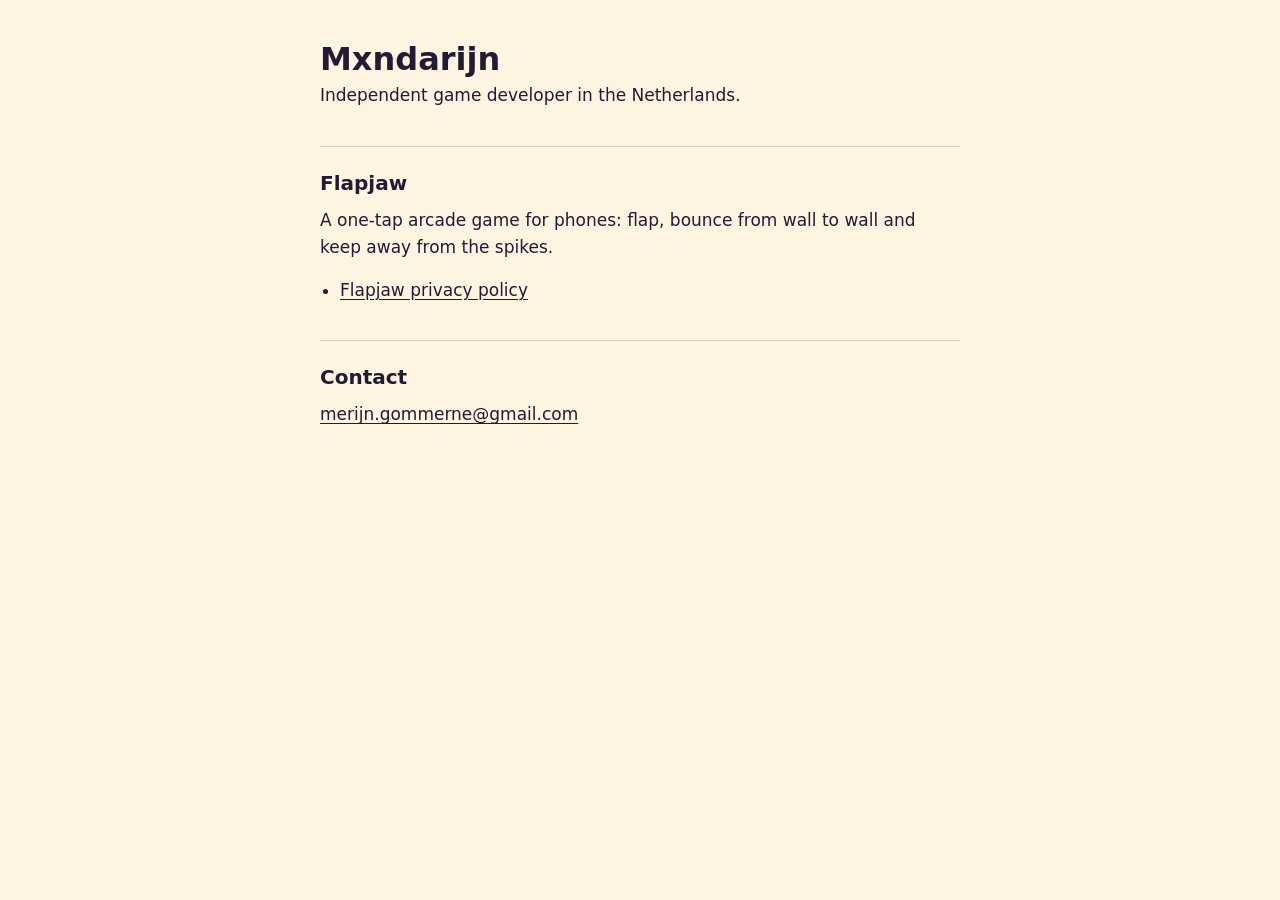
<file: index.html>
<!doctype html>
<html lang="en">
<head>
<meta charset="utf-8">
<meta name="viewport" content="width=device-width, initial-scale=1">
<title>Mxndarijn</title>
<link rel="stylesheet" href="style.css">
</head>
<body>
<main>
<h1>Mxndarijn</h1>
<p>Independent game developer in the Netherlands.</p>
<h2>Flapjaw</h2>
<p>A one-tap arcade game for phones: flap, bounce from wall to wall and keep away from the spikes.</p>
<ul>
<li><a href="flapjaw/privacy/">Flapjaw privacy policy</a></li>
</ul>
<h2>Contact</h2>
<p><a href="mailto:merijn.gommerne@gmail.com">merijn.gommerne@gmail.com</a></p>
</main>
</body>
</html>
</file>
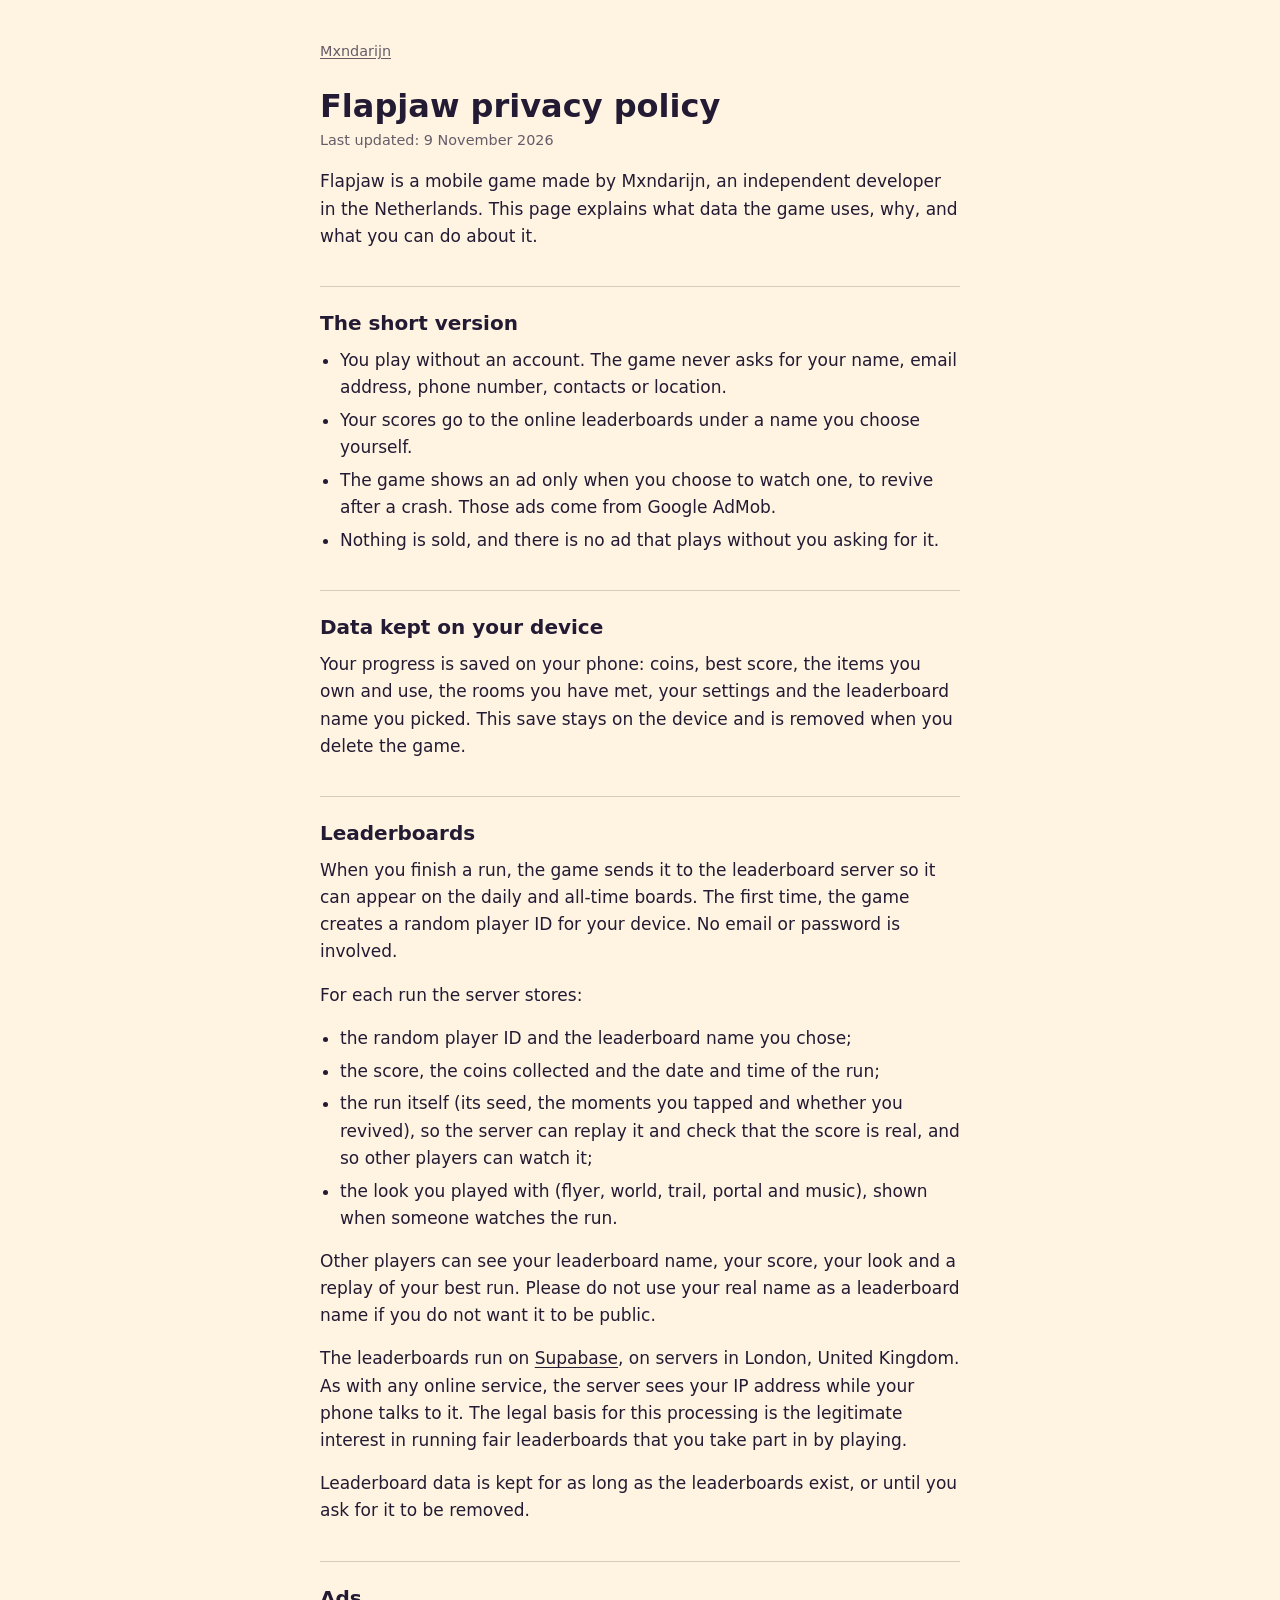
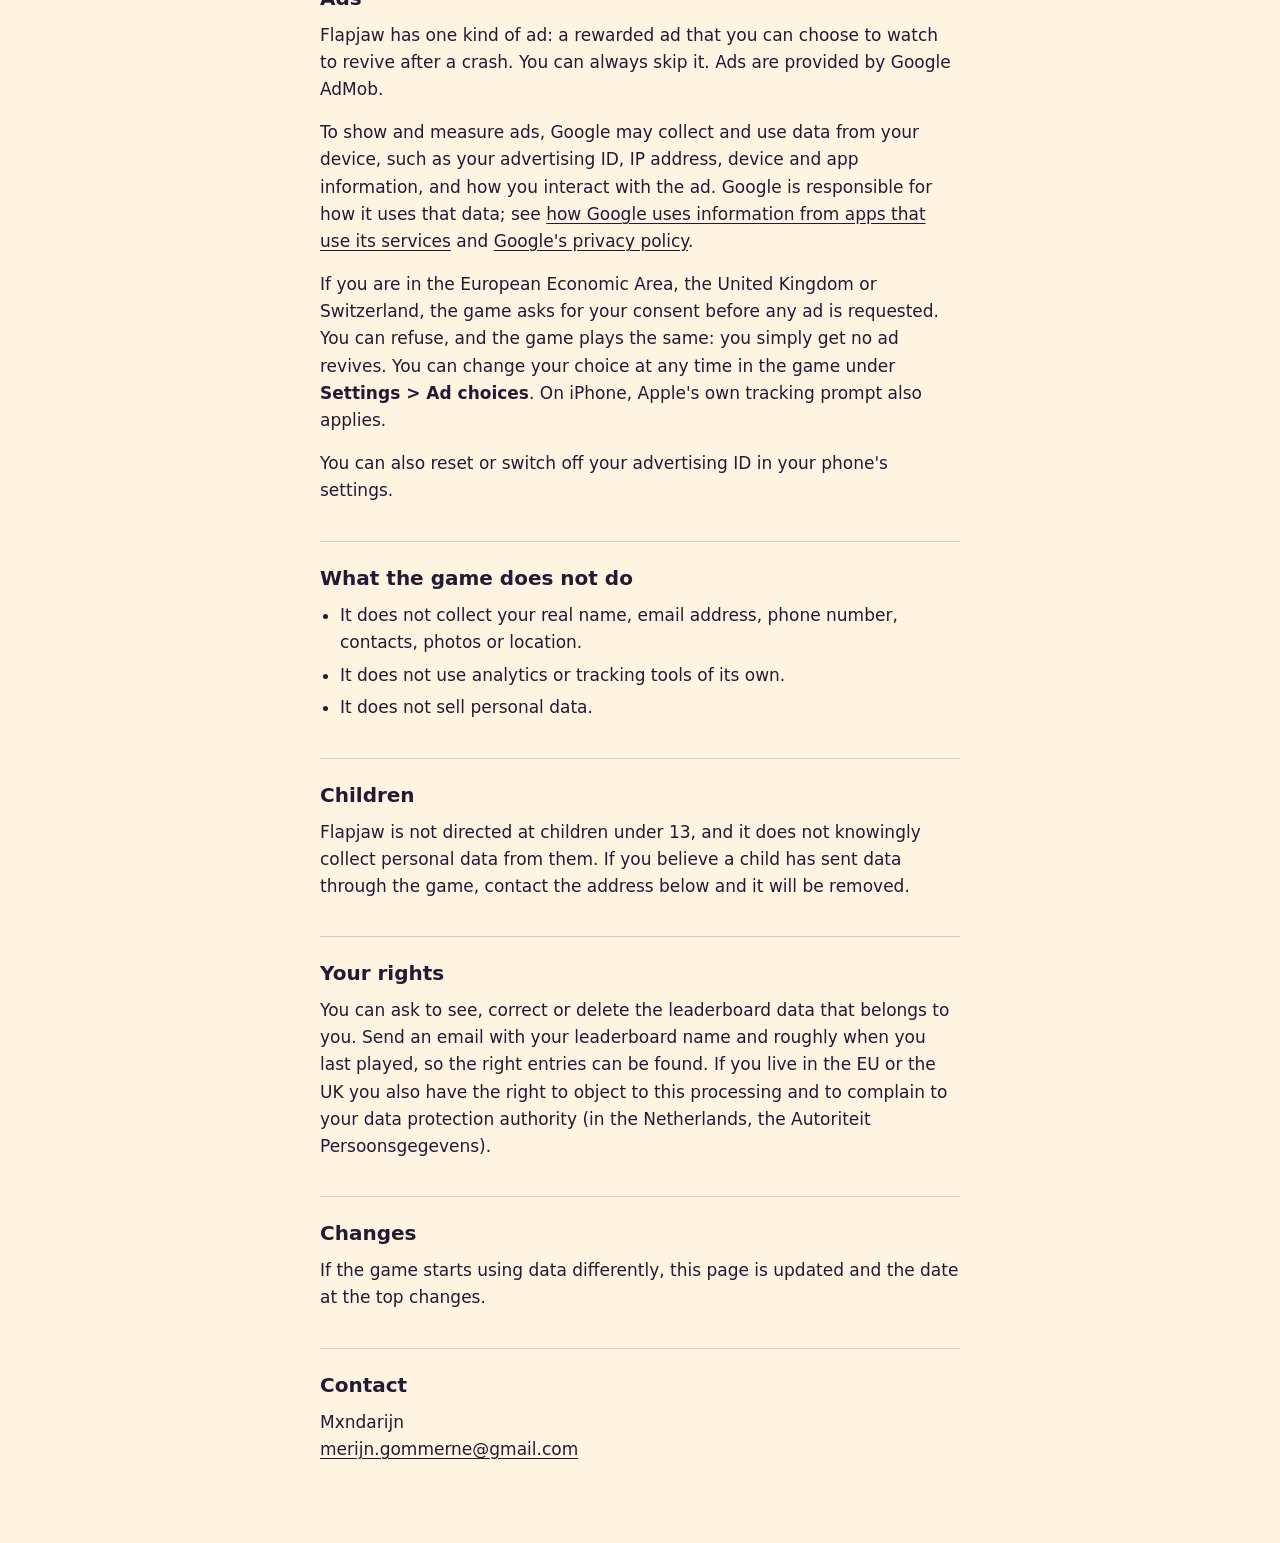
<file: flapjaw/privacy/index.html>
<!doctype html>
<html lang="en">
<head>
<meta charset="utf-8">
<meta name="viewport" content="width=device-width, initial-scale=1">
<title>Flapjaw privacy policy</title>
<link rel="stylesheet" href="../../style.css">
</head>
<body>
<main>
<p class="crumb"><a href="../../">Mxndarijn</a></p>
<h1>Flapjaw privacy policy</h1>
<p class="date">Last updated: 9 November 2026</p>

<p>Flapjaw is a mobile game made by Mxndarijn, an independent developer in the Netherlands.
This page explains what data the game uses, why, and what you can do about it.</p>

<h2>The short version</h2>
<ul>
<li>You play without an account. The game never asks for your name, email address, phone number, contacts or location.</li>
<li>Your scores go to the online leaderboards under a name you choose yourself.</li>
<li>The game shows an ad only when you choose to watch one, to revive after a crash. Those ads come from Google AdMob.</li>
<li>Nothing is sold, and there is no ad that plays without you asking for it.</li>
</ul>

<h2>Data kept on your device</h2>
<p>Your progress is saved on your phone: coins, best score, the items you own and use, the rooms
you have met, your settings and the leaderboard name you picked. This save stays on the device and
is removed when you delete the game.</p>

<h2>Leaderboards</h2>
<p>When you finish a run, the game sends it to the leaderboard server so it can appear on the daily
and all-time boards. The first time, the game creates a random player ID for your device. No email
or password is involved.</p>
<p>For each run the server stores:</p>
<ul>
<li>the random player ID and the leaderboard name you chose;</li>
<li>the score, the coins collected and the date and time of the run;</li>
<li>the run itself (its seed, the moments you tapped and whether you revived), so the server can
replay it and check that the score is real, and so other players can watch it;</li>
<li>the look you played with (flyer, world, trail, portal and music), shown when someone watches the run.</li>
</ul>
<p>Other players can see your leaderboard name, your score, your look and a replay of your best run.
Please do not use your real name as a leaderboard name if you do not want it to be public.</p>
<p>The leaderboards run on <a href="https://supabase.com/privacy">Supabase</a>, on servers in London,
United Kingdom. As with any online service, the server sees your IP address while your phone talks
to it. The legal basis for this processing is the legitimate interest in running fair leaderboards
that you take part in by playing.</p>
<p>Leaderboard data is kept for as long as the leaderboards exist, or until you ask for it to be removed.</p>

<h2>Ads</h2>
<p>Flapjaw has one kind of ad: a rewarded ad that you can choose to watch to revive after a crash.
You can always skip it. Ads are provided by Google AdMob.</p>
<p>To show and measure ads, Google may collect and use data from your device, such as your
advertising ID, IP address, device and app information, and how you interact with the ad.
Google is responsible for how it uses that data; see
<a href="https://policies.google.com/technologies/partner-sites">how Google uses information from apps that use its services</a>
and <a href="https://policies.google.com/privacy">Google's privacy policy</a>.</p>
<p>If you are in the European Economic Area, the United Kingdom or Switzerland, the game asks for
your consent before any ad is requested. You can refuse, and the game plays the same: you simply
get no ad revives. You can change your choice at any time in the game under
<strong>Settings &gt; Ad choices</strong>. On iPhone, Apple's own tracking prompt also applies.</p>
<p>You can also reset or switch off your advertising ID in your phone's settings.</p>

<h2>What the game does not do</h2>
<ul>
<li>It does not collect your real name, email address, phone number, contacts, photos or location.</li>
<li>It does not use analytics or tracking tools of its own.</li>
<li>It does not sell personal data.</li>
</ul>

<h2>Children</h2>
<p>Flapjaw is not directed at children under 13, and it does not knowingly collect personal data
from them. If you believe a child has sent data through the game, contact the address below and it
will be removed.</p>

<h2>Your rights</h2>
<p>You can ask to see, correct or delete the leaderboard data that belongs to you. Send an email
with your leaderboard name and roughly when you last played, so the right entries can be found.
If you live in the EU or the UK you also have the right to object to this processing and to
complain to your data protection authority (in the Netherlands, the Autoriteit Persoonsgegevens).</p>

<h2>Changes</h2>
<p>If the game starts using data differently, this page is updated and the date at the top changes.</p>

<h2>Contact</h2>
<p>Mxndarijn<br>
<a href="mailto:merijn.gommerne@gmail.com">merijn.gommerne@gmail.com</a></p>
</main>
</body>
</html>
</file>
<file: style.css>
:root {
  --paper: #fff4e2;
  --ink: #231a33;
  --muted: #665c68;
  --edge: #d8cbbe;
}

@media (prefers-color-scheme: dark) {
  :root {
    --paper: #1f1428;
    --ink: #fff4e2;
    --muted: #c9bfc9;
    --edge: #4a3d57;
  }
}

body {
  margin: 0;
  background: var(--paper);
  color: var(--ink);
  font: 17px/1.6 system-ui, -apple-system, "Segoe UI", Roboto, sans-serif;
}

main {
  max-width: 40rem;
  margin: 0 auto;
  padding: 2.5rem 1rem 4rem;
}

h1 {
  font-size: 2rem;
  line-height: 1.2;
  margin: 0 0 0.25rem;
}

h2 {
  font-size: 1.25rem;
  margin: 2.25rem 0 0.5rem;
  padding-top: 1.25rem;
  border-top: 1px solid var(--edge);
}

p,
ul {
  margin: 0 0 1rem;
}

ul {
  padding-left: 1.25rem;
}

li {
  margin-bottom: 0.35rem;
}

a {
  color: inherit;
  text-underline-offset: 0.15em;
}

.date,
.crumb {
  color: var(--muted);
  font-size: 0.9rem;
}

.crumb {
  margin-bottom: 1.5rem;
}
</file>
